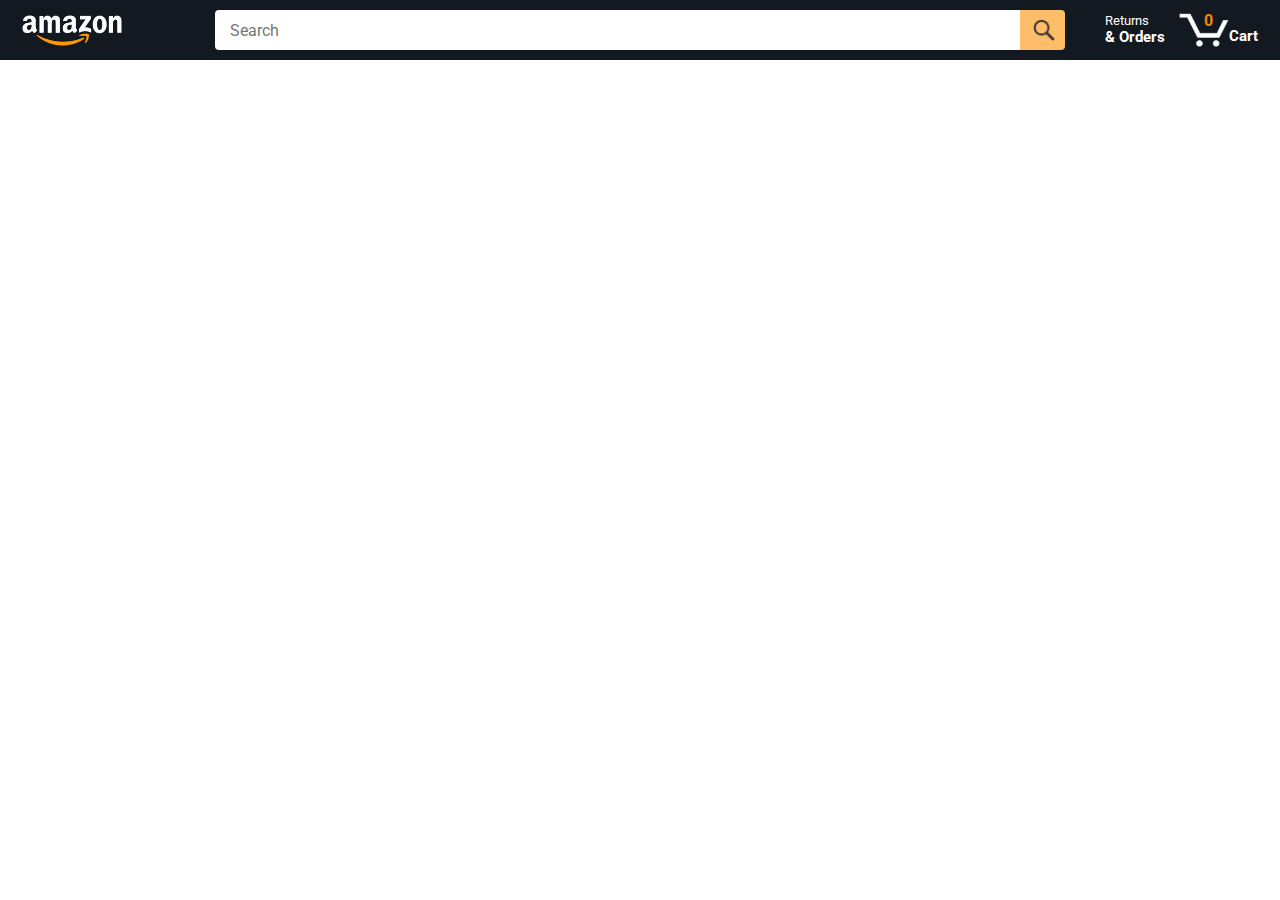
<file: amazon.html>
<!DOCTYPE html>
<html>
  <head>
    <title>Amazon Project</title>

    <!-- This code is needed for responsive design to work.
      (Responsive design = make the website look good on
      smaller screen sizes like a phone or a tablet). -->
    <meta name="viewport" content="width=device-width, initial-scale=1">

    <!-- Load a font called Roboto from Google Fonts. -->
    <link rel="preconnect" href="https://fonts.googleapis.com">
    <link rel="preconnect" href="https://fonts.gstatic.com" crossorigin>
    <link href="https://fonts.googleapis.com/css2?family=Roboto:wght@400;500;700&display=swap" rel="stylesheet">

    <!-- Here are the CSS files for this page. -->
    <link rel="stylesheet" href="styles/shared/general.css">
    <link rel="stylesheet" href="styles/shared/amazon-header.css">
    <link rel="stylesheet" href="styles/pages/amazon.css">
  </head>
  <body>
    <div class="amazon-header">
      <div class="amazon-header-left-section">
        <a href="amazon.html" class="header-link">
          <img class="amazon-logo"
            src="images/amazon-logo-white.png">
          <img class="amazon-mobile-logo"
            src="images/amazon-mobile-logo-white.png">
        </a>
      </div>

      <div class="amazon-header-middle-section">
        <input class="search-bar" type="text" placeholder="Search">

        <button class="search-button">
          <img class="search-icon" src="images/icons/search-icon.png">
        </button>
      </div>

      <div class="amazon-header-right-section">
        <a class="orders-link header-link" href="orders.html">
          <span class="returns-text">Returns</span>
          <span class="orders-text">& Orders</span>
        </a>

        <a class="cart-link header-link" href="checkout.html">
          <img class="cart-icon" src="images/icons/cart-icon.png">
          <div class="cart-quantity js-cart-quantity">0</div>
          <div class="cart-text">Cart</div>
        </a>
      </div>
    </div>
    
    <div class="main">
      <div class="products-grid js-products-grid">
        
      </div>
    </div>

    <script type = "module" src="scripts/amazon.js"></script>
    
  </body>
</html>
</file>
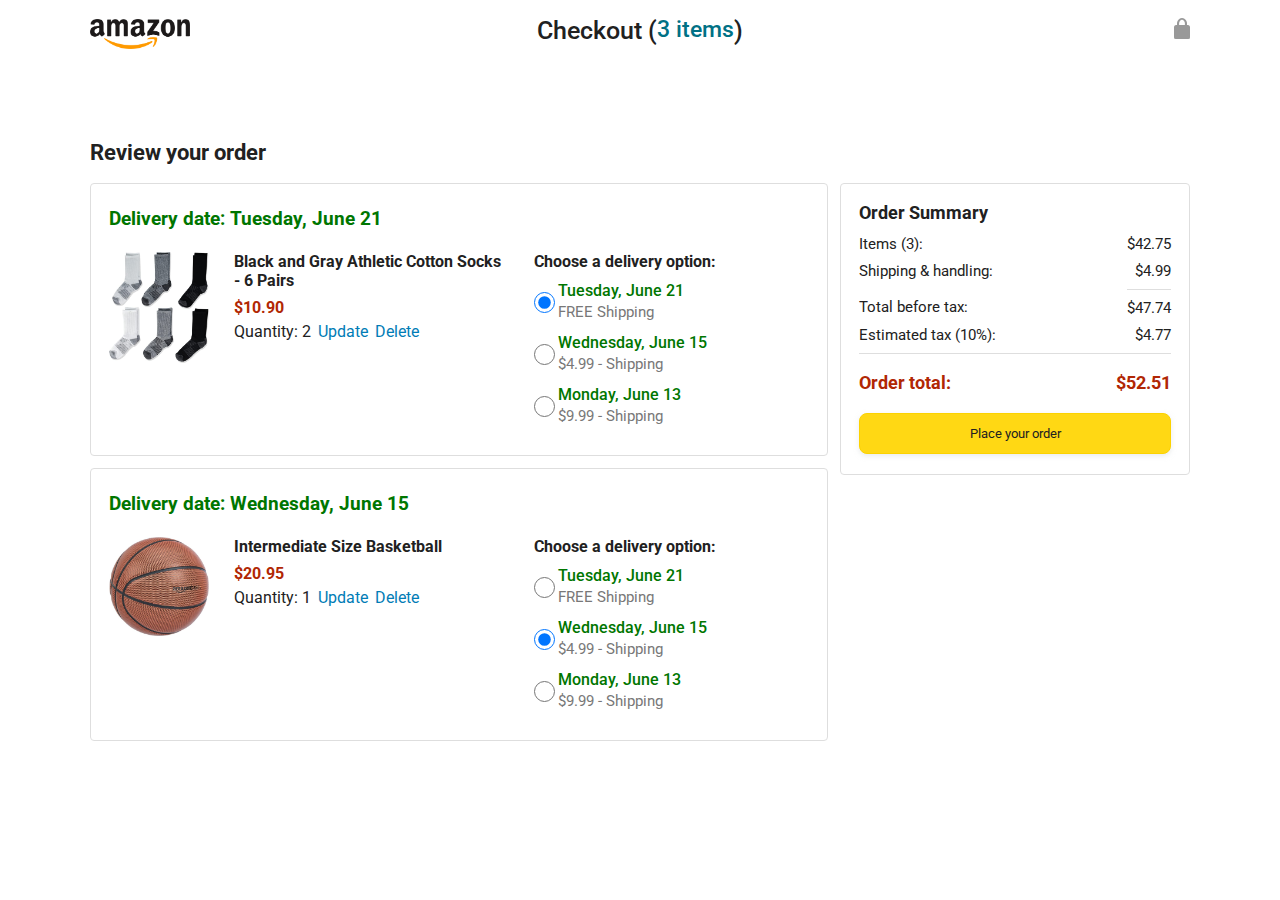
<file: checkout.html>
<!DOCTYPE html>
<html>
  <head>
    <title>Checkout</title>

    <!-- This code is needed for responsive design to work.
      (Responsive design = make the website look good on
      smaller screen sizes like a phone or a tablet). -->
    <meta name="viewport" content="width=device-width, initial-scale=1">

    <!-- Load a font called Roboto from Google Fonts. -->
    <link rel="preconnect" href="https://fonts.googleapis.com">
    <link rel="preconnect" href="https://fonts.gstatic.com" crossorigin>
    <link href="https://fonts.googleapis.com/css2?family=Roboto:wght@400;500;700&display=swap" rel="stylesheet">

    <!-- Here are the CSS files for this page. -->
    <link rel="stylesheet" href="styles/shared/general.css">
    <link rel="stylesheet" href="styles/pages/checkout/checkout-header.css">
    <link rel="stylesheet" href="styles/pages/checkout/checkout.css">
  </head>
  <body>
    <div class="checkout-header">
      <div class="header-content">
        <div class="checkout-header-left-section">
          <a href="amazon.html">
            <img class="amazon-logo" src="images/amazon-logo.png">
            <img class="amazon-mobile-logo" src="images/amazon-mobile-logo.png">
          </a>
        </div>

        <div class="checkout-header-middle-section">
          Checkout (<a class="return-to-home-link"
            href="amazon.html">3 items</a>)
        </div>

        <div class="checkout-header-right-section">
          <img src="images/icons/checkout-lock-icon.png">
        </div>
      </div>
    </div>

    <div class="main">
      <div class="page-title">Review your order</div>

      <div class="checkout-grid">
        <div class="order-summary">
          <div class="cart-item-container">
            <div class="delivery-date">
              Delivery date: Tuesday, June 21
            </div>

            <div class="cart-item-details-grid">
              <img class="product-image"
                src="images/products/athletic-cotton-socks-6-pairs.jpg">

              <div class="cart-item-details">
                <div class="product-name">
                  Black and Gray Athletic Cotton Socks - 6 Pairs
                </div>
                <div class="product-price">
                  $10.90
                </div>
                <div class="product-quantity">
                  <span>
                    Quantity: <span class="quantity-label">2</span>
                  </span>
                  <span class="update-quantity-link link-primary">
                    Update
                  </span>
                  <span class="delete-quantity-link link-primary">
                    Delete
                  </span>
                </div>
              </div>

              <div class="delivery-options">
                <div class="delivery-options-title">
                  Choose a delivery option:
                </div>
                <div class="delivery-option">
                  <input type="radio" checked
                    class="delivery-option-input"
                    name="delivery-option-1">
                  <div>
                    <div class="delivery-option-date">
                      Tuesday, June 21
                    </div>
                    <div class="delivery-option-price">
                      FREE Shipping
                    </div>
                  </div>
                </div>
                <div class="delivery-option">
                  <input type="radio"
                    class="delivery-option-input"
                    name="delivery-option-1">
                  <div>
                    <div class="delivery-option-date">
                      Wednesday, June 15
                    </div>
                    <div class="delivery-option-price">
                      $4.99 - Shipping
                    </div>
                  </div>
                </div>
                <div class="delivery-option">
                  <input type="radio"
                    class="delivery-option-input"
                    name="delivery-option-1">
                  <div>
                    <div class="delivery-option-date">
                      Monday, June 13
                    </div>
                    <div class="delivery-option-price">
                      $9.99 - Shipping
                    </div>
                  </div>
                </div>
              </div>
            </div>
          </div>

          <div class="cart-item-container">
            <div class="delivery-date">
              Delivery date: Wednesday, June 15
            </div>

            <div class="cart-item-details-grid">
              <img class="product-image"
                src="images/products/intermediate-composite-basketball.jpg">

              <div class="cart-item-details">
                <div class="product-name">
                  Intermediate Size Basketball
                </div>
                <div class="product-price">
                  $20.95
                </div>
                <div class="product-quantity">
                  <span>
                    Quantity: <span class="quantity-label">1</span>
                  </span>
                  <span class="update-quantity-link link-primary">
                    Update
                  </span>
                  <span class="delete-quantity-link link-primary">
                    Delete
                  </span>
                </div>
              </div>

              <div class="delivery-options">
                <div class="delivery-options-title">
                  Choose a delivery option:
                </div>

                <div class="delivery-option">
                  <input type="radio" class="delivery-option-input"
                    name="delivery-option-2">
                  <div>
                    <div class="delivery-option-date">
                      Tuesday, June 21
                    </div>
                    <div class="delivery-option-price">
                      FREE Shipping
                    </div>
                  </div>
                </div>
                <div class="delivery-option">
                  <input type="radio" checked class="delivery-option-input"
                    name="delivery-option-2">
                  <div>
                    <div class="delivery-option-date">
                      Wednesday, June 15
                    </div>
                    <div class="delivery-option-price">
                      $4.99 - Shipping
                    </div>
                  </div>
                </div>
                <div class="delivery-option">
                  <input type="radio" class="delivery-option-input"
                    name="delivery-option-2">
                  <div>
                    <div class="delivery-option-date">
                      Monday, June 13
                    </div>
                    <div class="delivery-option-price">
                      $9.99 - Shipping
                    </div>
                  </div>
                </div>
              </div>
            </div>
          </div>
        </div>

        <div class="payment-summary">
          <div class="payment-summary-title">
            Order Summary
          </div>

          <div class="payment-summary-row">
            <div>Items (3):</div>
            <div class="payment-summary-money">$42.75</div>
          </div>

          <div class="payment-summary-row">
            <div>Shipping &amp; handling:</div>
            <div class="payment-summary-money">$4.99</div>
          </div>

          <div class="payment-summary-row subtotal-row">
            <div>Total before tax:</div>
            <div class="payment-summary-money">$47.74</div>
          </div>

          <div class="payment-summary-row">
            <div>Estimated tax (10%):</div>
            <div class="payment-summary-money">$4.77</div>
          </div>

          <div class="payment-summary-row total-row">
            <div>Order total:</div>
            <div class="payment-summary-money">$52.51</div>
          </div>

          <button class="place-order-button button-primary">
            Place your order
          </button>
        </div>
      </div>
    </div>
  </body>
</html>
</file>
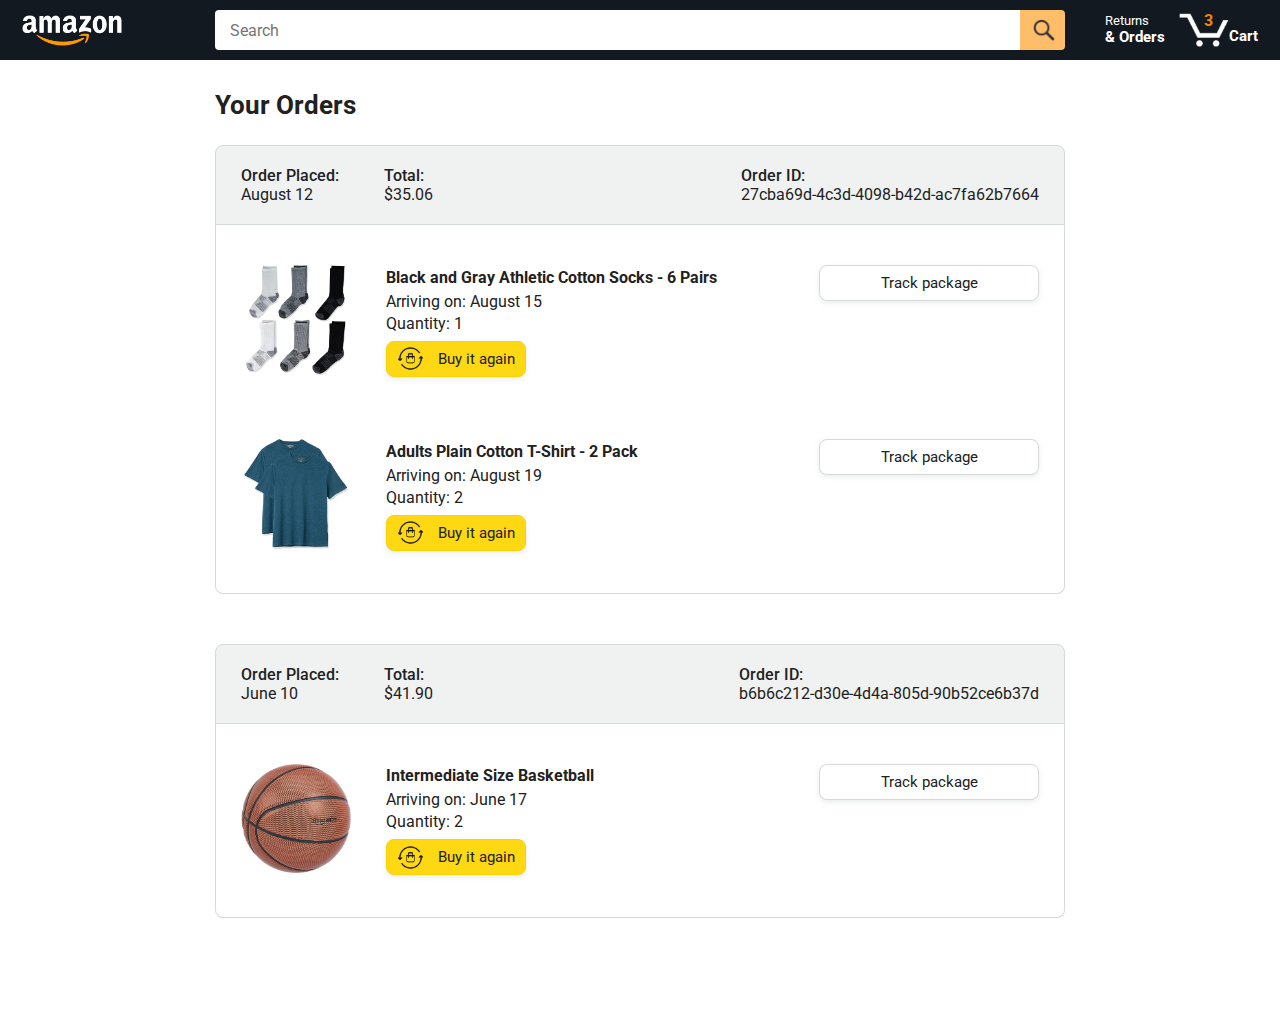
<file: orders.html>
<!DOCTYPE html>
<html>
  <head>
    <title>Orders</title>

    <!-- This code is needed for responsive design to work.
      (Responsive design = make the website look good on
      smaller screen sizes like a phone or a tablet). -->
    <meta name="viewport" content="width=device-width, initial-scale=1">

    <!-- Load a font called Roboto from Google Fonts. -->
    <link rel="preconnect" href="https://fonts.googleapis.com">
    <link rel="preconnect" href="https://fonts.gstatic.com" crossorigin>
    <link href="https://fonts.googleapis.com/css2?family=Roboto:wght@400;500;700&display=swap" rel="stylesheet">

    <!-- Here are the CSS files for this page. -->
    <link rel="stylesheet" href="styles/shared/general.css">
    <link rel="stylesheet" href="styles/shared/amazon-header.css">
    <link rel="stylesheet" href="styles/pages/orders.css">
  </head>
  <body>
    <div class="amazon-header">
      <div class="amazon-header-left-section">
        <a href="amazon.html" class="header-link">
          <img class="amazon-logo"
            src="images/amazon-logo-white.png">
          <img class="amazon-mobile-logo"
            src="images/amazon-mobile-logo-white.png">
        </a>
      </div>

      <div class="amazon-header-middle-section">
        <input class="search-bar" type="text" placeholder="Search">

        <button class="search-button">
          <img class="search-icon" src="images/icons/search-icon.png">
        </button>
      </div>

      <div class="amazon-header-right-section">
        <a class="orders-link header-link" href="orders.html">
          <span class="returns-text">Returns</span>
          <span class="orders-text">& Orders</span>
        </a>

        <a class="cart-link header-link" href="checkout.html">
          <img class="cart-icon" src="images/icons/cart-icon.png">
          <div class="cart-quantity">3</div>
          <div class="cart-text">Cart</div>
        </a>
      </div>
    </div>

    <div class="main">
      <div class="page-title">Your Orders</div>

      <div class="orders-grid">
        <div class="order-container">
          
          <div class="order-header">
            <div class="order-header-left-section">
              <div class="order-date">
                <div class="order-header-label">Order Placed:</div>
                <div>August 12</div>
              </div>
              <div class="order-total">
                <div class="order-header-label">Total:</div>
                <div>$35.06</div>
              </div>
            </div>

            <div class="order-header-right-section">
              <div class="order-header-label">Order ID:</div>
              <div>27cba69d-4c3d-4098-b42d-ac7fa62b7664</div>
            </div>
          </div>

          <div class="order-details-grid">
            <div class="product-image-container">
              <img src="images/products/athletic-cotton-socks-6-pairs.jpg">
            </div>

            <div class="product-details">
              <div class="product-name">
                Black and Gray Athletic Cotton Socks - 6 Pairs
              </div>
              <div class="product-delivery-date">
                Arriving on: August 15
              </div>
              <div class="product-quantity">
                Quantity: 1
              </div>
              <button class="buy-again-button button-primary">
                <img class="buy-again-icon" src="images/icons/buy-again.png">
                <span class="buy-again-message">Buy it again</span>
              </button>
            </div>

            <div class="product-actions">
              <a href="tracking.html?orderId=123&productId=456">
                <button class="track-package-button button-secondary">
                  Track package
                </button>
              </a>
            </div>

            <div class="product-image-container">
              <img src="images/products/adults-plain-cotton-tshirt-2-pack-teal.jpg">
            </div>

            <div class="product-details">
              <div class="product-name">
                Adults Plain Cotton T-Shirt - 2 Pack
              </div>
              <div class="product-delivery-date">
                Arriving on: August 19
              </div>
              <div class="product-quantity">
                Quantity: 2
              </div>
              <button class="buy-again-button button-primary">
                <img class="buy-again-icon" src="images/icons/buy-again.png">
                <span class="buy-again-message">Buy it again</span>
              </button>
            </div>

            <div class="product-actions">
              <a href="tracking.html">
                <button class="track-package-button button-secondary">
                  Track package
                </button>
              </a>
            </div>
          </div>
        </div>

        <div class="order-container">

          <div class="order-header">
            <div class="order-header-left-section">
              <div class="order-date">
                <div class="order-header-label">Order Placed:</div>
                <div>June 10</div>
              </div>
              <div class="order-total">
                <div class="order-header-label">Total:</div>
                <div>$41.90</div>
              </div>
            </div>

            <div class="order-header-right-section">
              <div class="order-header-label">Order ID:</div>
              <div>b6b6c212-d30e-4d4a-805d-90b52ce6b37d</div>
            </div>
          </div>

          <div class="order-details-grid">
            <div class="product-image-container">
              <img src="images/products/intermediate-composite-basketball.jpg">
            </div>

            <div class="product-details">
              <div class="product-name">
                Intermediate Size Basketball
              </div>
              <div class="product-delivery-date">
                Arriving on: June 17
              </div>
              <div class="product-quantity">
                Quantity: 2
              </div>
              <button class="buy-again-button button-primary">
                <img class="buy-again-icon" src="images/icons/buy-again.png">
                <span class="buy-again-message">Buy it again</span>
              </button>
            </div>

            <div class="product-actions">
              <a href="tracking.html">
                <button class="track-package-button button-secondary">
                  Track package
                </button>
              </a>
            </div>
          </div>
        </div>
      </div>
    </div>
  </body>
</html>
</file>
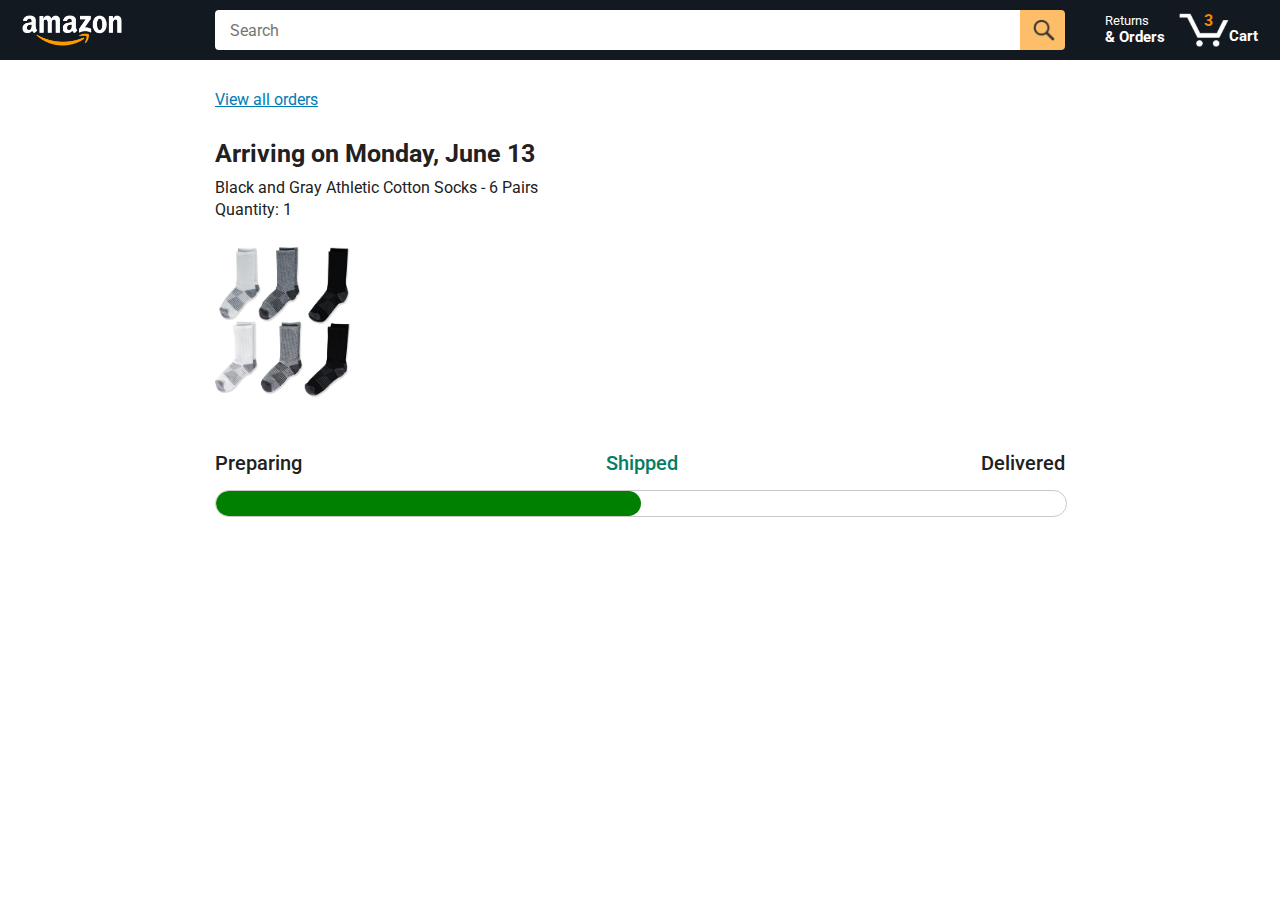
<file: tracking.html>
<!DOCTYPE html>
<html>
  <head>
    <title>Tracking</title>

    <!-- This code is needed for responsive design to work.
      (Responsive design = make the website look good on
      smaller screen sizes like a phone or a tablet). -->
    <meta name="viewport" content="width=device-width, initial-scale=1">

    <!-- Load a font called Roboto from Google Fonts. -->
    <link rel="preconnect" href="https://fonts.googleapis.com">
    <link rel="preconnect" href="https://fonts.gstatic.com" crossorigin>
    <link href="https://fonts.googleapis.com/css2?family=Roboto:wght@400;500;700&display=swap" rel="stylesheet">

    <!-- Here are the CSS files for this page. -->
    <link rel="stylesheet" href="styles/shared/general.css">
    <link rel="stylesheet" href="styles/shared/amazon-header.css">
    <link rel="stylesheet" href="styles/pages/tracking.css">
  </head>
  <body>
    <div class="amazon-header">
      <div class="amazon-header-left-section">
        <a href="amazon.html" class="header-link">
          <img class="amazon-logo"
            src="images/amazon-logo-white.png">
          <img class="amazon-mobile-logo"
            src="images/amazon-mobile-logo-white.png">
        </a>
      </div>

      <div class="amazon-header-middle-section">
        <input class="search-bar" type="text" placeholder="Search">

        <button class="search-button">
          <img class="search-icon" src="images/icons/search-icon.png">
        </button>
      </div>

      <div class="amazon-header-right-section">
        <a class="orders-link header-link" href="orders.html">
          <span class="returns-text">Returns</span>
          <span class="orders-text">& Orders</span>
        </a>

        <a class="cart-link header-link" href="checkout.html">
          <img class="cart-icon" src="images/icons/cart-icon.png">
          <div class="cart-quantity">3</div>
          <div class="cart-text">Cart</div>
        </a>
      </div>
    </div>

    <div class="main">
      <div class="order-tracking">
        <a class="back-to-orders-link link-primary" href="orders.html">
          View all orders
        </a>

        <div class="delivery-date">
          Arriving on Monday, June 13
        </div>

        <div class="product-info">
          Black and Gray Athletic Cotton Socks - 6 Pairs
        </div>

        <div class="product-info">
          Quantity: 1
        </div>

        <img class="product-image" src="images/products/athletic-cotton-socks-6-pairs.jpg">

        <div class="progress-labels-container">
          <div class="progress-label">
            Preparing
          </div>
          <div class="progress-label current-status">
            Shipped
          </div>
          <div class="progress-label">
            Delivered
          </div>
        </div>

        <div class="progress-bar-container">
          <div class="progress-bar"></div>
        </div>
      </div>
    </div>

    <script>
      const url = new URL(window.location.href);
      console.log(url.searchParams.get('orderId'));
      console.log(url.searchParams.get('productId'));
    </script>
  </body>
</html>
</file>
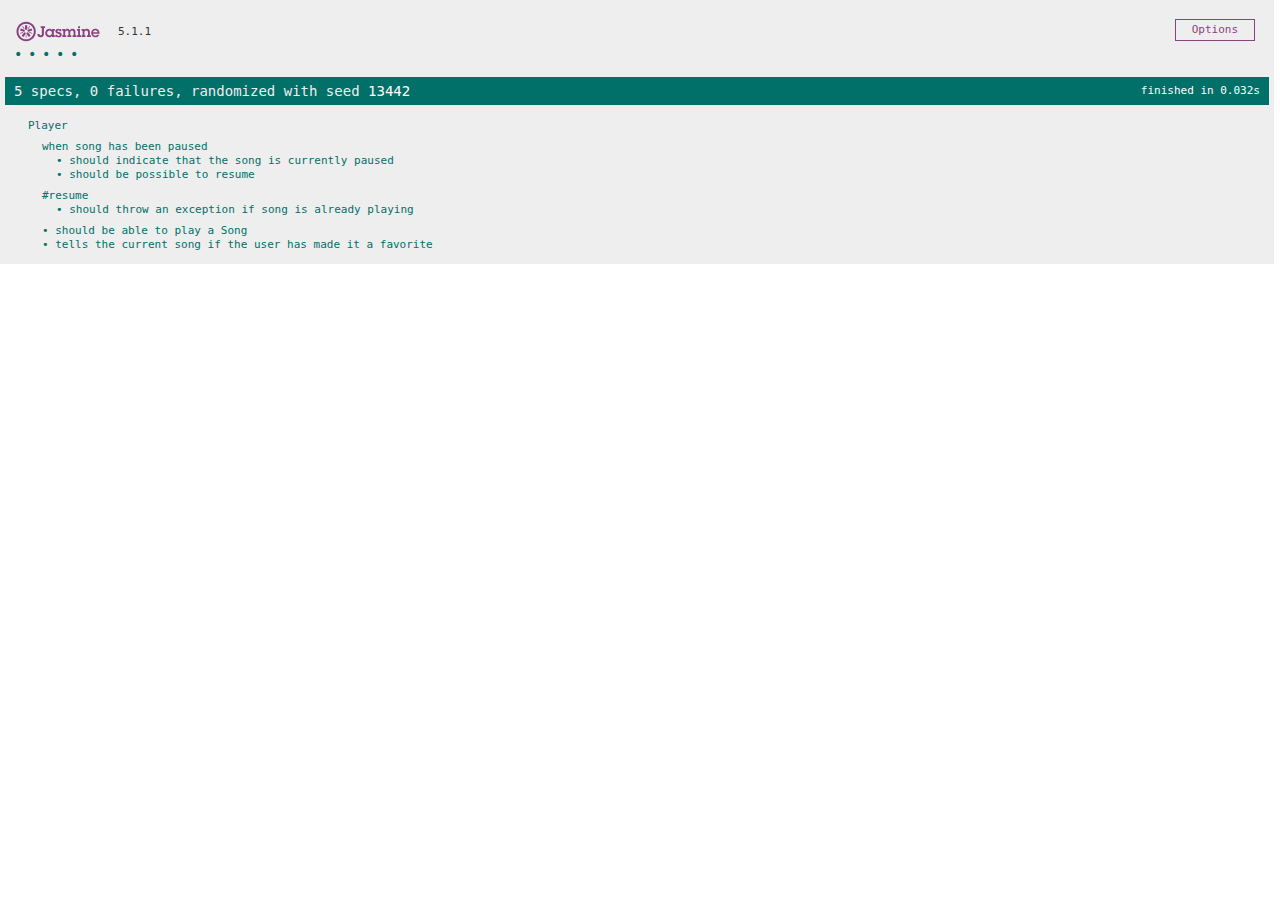
<file: tests-jasmine/SpecRunner.html>
<!DOCTYPE html>
<html>
<head>
  <meta charset="utf-8">
  <title>Jasmine Spec Runner v5.1.1</title>

  <link rel="shortcut icon" type="image/png" href="lib/jasmine-5.1.1/jasmine_favicon.png">
  <link rel="stylesheet" href="lib/jasmine-5.1.1/jasmine.css">

  <script src="lib/jasmine-5.1.1/jasmine.js"></script>
  <script src="lib/jasmine-5.1.1/jasmine-html.js"></script>
  <script src="lib/jasmine-5.1.1/boot0.js"></script>
  <!-- optional: include a file here that configures the Jasmine env -->
  <script src="lib/jasmine-5.1.1/boot1.js"></script>

  <!-- include source files here... -->
  <script src="src/Player.js"></script>
  <script src="src/Song.js"></script>

  <!-- include spec files here... -->
  <script src="spec/SpecHelper.js"></script>
  <script src="spec/PlayerSpec.js"></script>

</head>

<body>
</body>
</html>
</file>
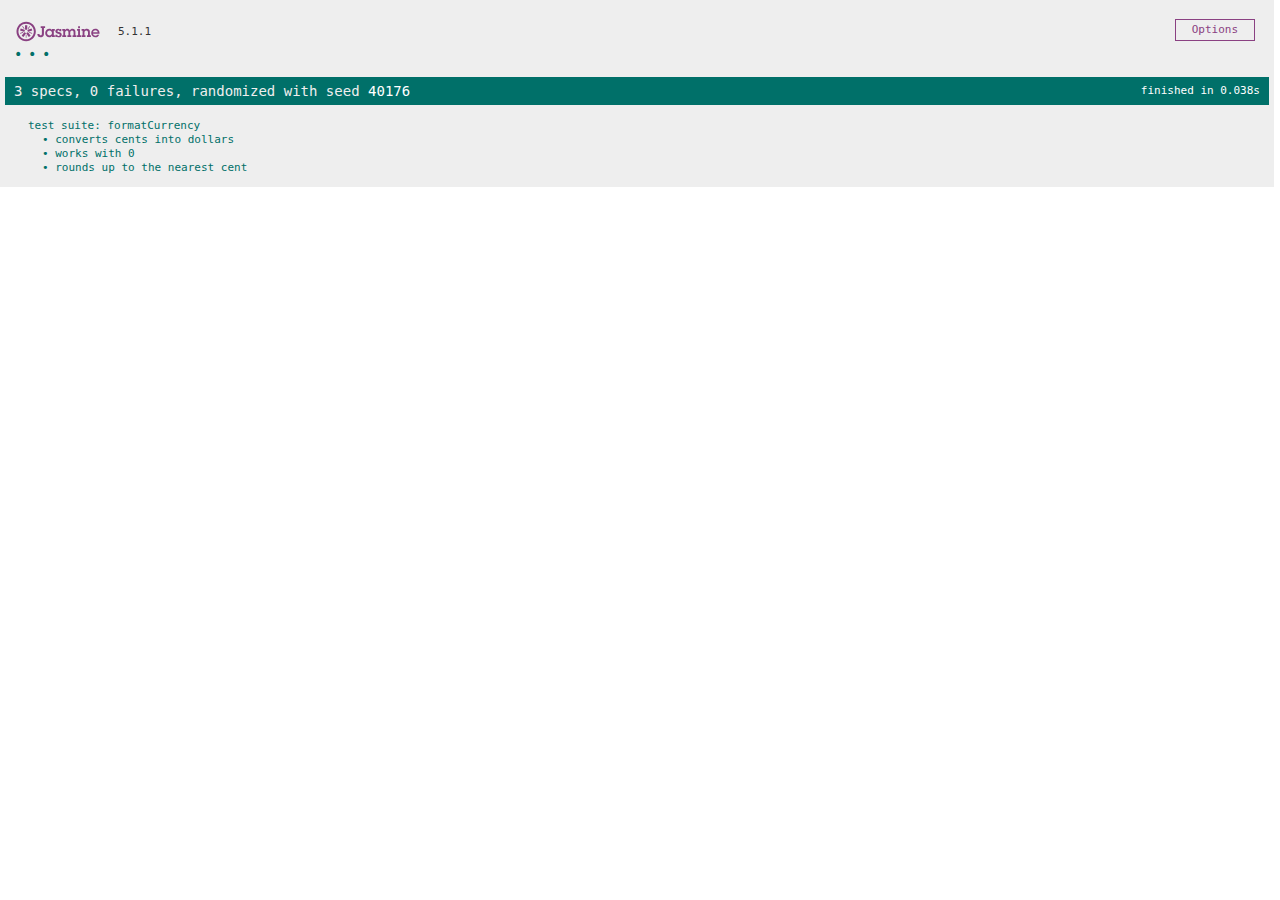
<file: tests-jasmine/tests.html>
<!DOCTYPE html>
<html>
<head>
  <meta charset="utf-8">
  <title>Jasmine Spec Runner v5.1.1</title>

  <link rel="shortcut icon" type="image/png" href="lib/jasmine-5.1.1/jasmine_favicon.png">
  <link rel="stylesheet" href="lib/jasmine-5.1.1/jasmine.css">

  <script src="lib/jasmine-5.1.1/jasmine.js"></script>
  <script src="lib/jasmine-5.1.1/jasmine-html.js"></script>
  <script src="lib/jasmine-5.1.1/boot0.js"></script>
  <!-- optional: include a file here that configures the Jasmine env -->
  <script src="lib/jasmine-5.1.1/boot1.js"></script>

  <script src="moneyTest.js" type="module"></script>

</head>

<body>
</body>
</html>
</file>
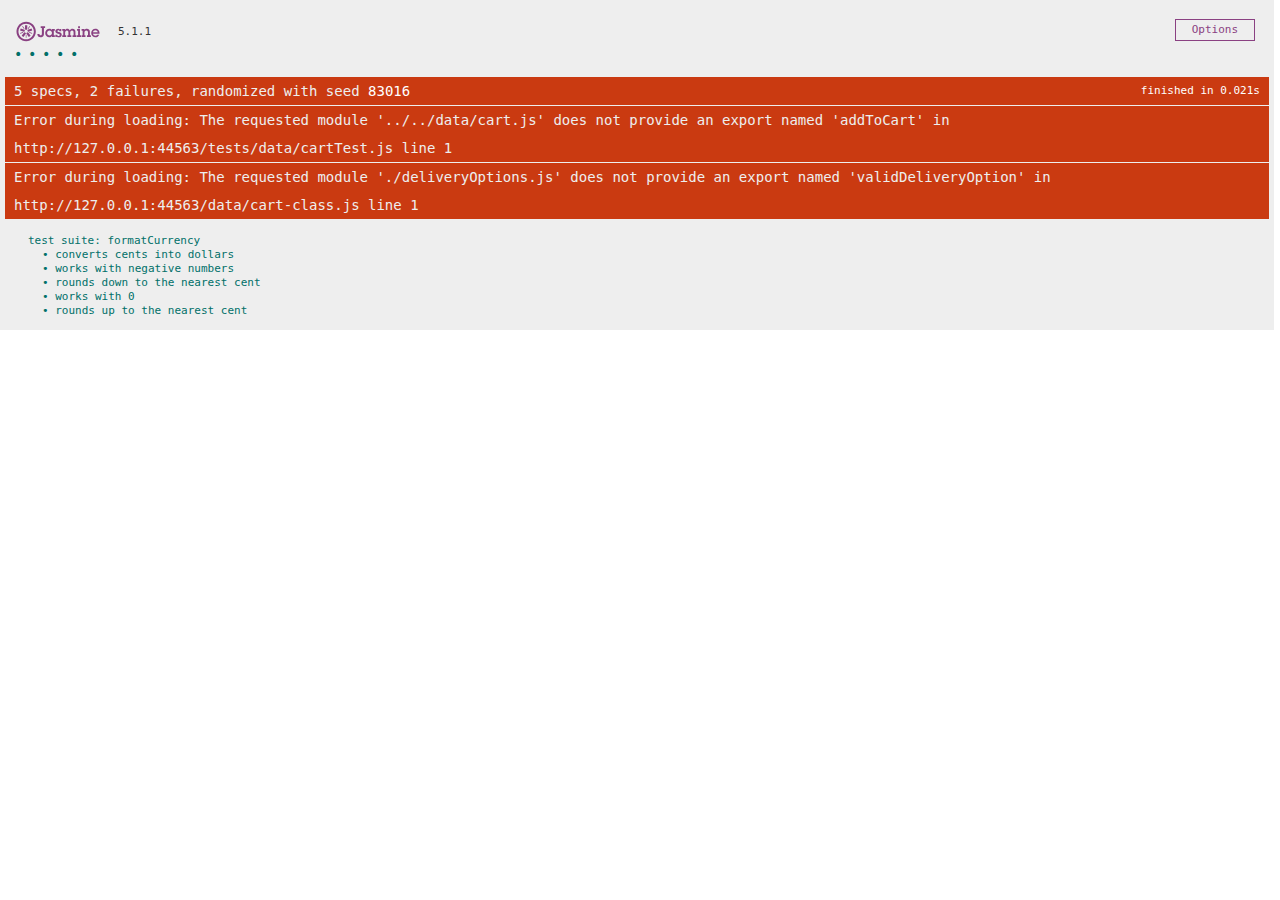
<file: tests/tests.html>
<!DOCTYPE html>
<html>
<head>
  <meta charset="utf-8">
  <title>Jasmine Spec Runner v5.1.1</title>

  <link rel="shortcut icon" type="image/png" href="lib/jasmine-5.1.1/jasmine_favicon.png">
  <link rel="stylesheet" href="lib/jasmine-5.1.1/jasmine.css">

  <script src="lib/jasmine-5.1.1/jasmine.js"></script>
  <script src="lib/jasmine-5.1.1/jasmine-html.js"></script>
  <script src="lib/jasmine-5.1.1/boot0.js"></script>
  <!-- optional: include a file here that configures the Jasmine env -->
  <script src="lib/jasmine-5.1.1/boot1.js"></script>

  <script src="utils/moneyTest.js" type="module"></script>
  <script src="data/cartTest.js" type="module"></script>
  <script src="checkout/orderSummaryTest.js" type="module"></script>

</head>

<body>
  <div class="js-test-container"></div>
</body>
</html>
</file>
<file: styles/shared/general.css>
body {
  font-family: Roboto, Arial;
  color: rgb(33, 33, 33);
  /* The <body> element has a default margin of 8px
     on all sides. This removes the default margins. */
  margin: 0;
}

/* <p> elements have a default margin on the top
   and bottom. This removes the default margins. */
p {
  margin: 0;
}

button {
  cursor: pointer;
}

select {
  cursor: pointer;
}

input, select, button {
  font-family: Roboto, Arial;
}

.button-primary {
  color: rgb(33, 33, 33);
  background-color: rgb(255, 216, 20);
  border: 1px solid rgb(252, 210, 0);
  border-radius: 8px;
  cursor: pointer;
  box-shadow: 0 2px 5px rgba(213, 217, 217, 0.5);
}

.button-primary:hover {
  background-color: rgb(247, 202, 0);
  border: 1px solid rgb(242, 194, 0);
}

.button-primary:active {
  background: rgb(255, 216, 20);
  border-color: rgb(252, 210, 0);
  box-shadow: none;
}

.button-secondary {
  color: rgb(33, 33, 33);
  background: white;
  border: 1px solid rgb(213, 217, 217);
  border-radius: 8px;
  cursor: pointer;
  box-shadow: 0 2px 5px rgba(213, 217, 217, 0.5);
}

.button-secondary:hover {
  background-color: rgb(247, 250, 250);
}

.button-secondary:active {
  background-color: rgb(237, 253, 255);
  box-shadow: none;
}

/* These styles will limit text to 2 lines. Anything
   beyond 2 lines will be replaced with "..."
   You can find this code by using an A.I. tool or by
   searching in Google.
   https://css-tricks.com/almanac/properties/l/line-clamp/ */
.limit-text-to-2-lines {
  display: -webkit-box;
  -webkit-line-clamp: 2;
  -webkit-box-orient: vertical;
  overflow: hidden;
}

.link-primary {
  color: rgb(1, 124, 182);
  cursor: pointer;
}

.link-primary:hover {
  color: rgb(196, 80, 0);
}

/* Styles for dropdown selectors. */
select {
  color: rgb(33, 33, 33);
  background-color: rgb(240, 240, 240);
  border: 1px solid rgb(213, 217, 217);
  border-radius: 8px;
  padding: 3px 5px;
  font-size: 15px;
  cursor: pointer;
  box-shadow: 0 2px 5px rgba(213, 217, 217, 0.5);
}

select:focus,
input:focus {
  outline: 2px solid rgb(255, 153, 0);
}
</file>
<file: styles/shared/amazon-header.css>
.amazon-header {
  background-color: rgb(19, 25, 33);
  color: white;
  padding-left: 15px;
  padding-right: 15px;

  display: flex;
  align-items: center;
  justify-content: space-between;

  position: fixed;
  top: 0;
  left: 0;
  right: 0;
  height: 60px;
}

.amazon-header-left-section {
  width: 180px;
}

@media (max-width: 800px) {
  .amazon-header-left-section {
    width: unset;
  }
}

.header-link {
  display: inline-block;
  padding: 6px;
  border-radius: 2px;
  cursor: pointer;
  text-decoration: none;
  border: 1px solid rgba(0, 0, 0, 0);
}

.header-link:hover {
  border: 1px solid white;
}

.amazon-logo {
  width: 100px;
  margin-top: 5px;
}

.amazon-mobile-logo {
  display: none;
}

@media (max-width: 575px) {
  .amazon-logo {
    display: none;
  }

  .amazon-mobile-logo {
    display: block;
    height: 35px;
    margin-top: 5px;
  }
}

.amazon-header-middle-section {
  flex: 1;
  max-width: 850px;
  margin-left: 10px;
  margin-right: 10px;
  display: flex;
}

.search-bar {
  flex: 1;
  width: 0;
  font-size: 16px;
  height: 38px;
  padding-left: 15px;
  border: none;
  border-top-left-radius: 4px;
  border-bottom-left-radius: 4px;
  border-top-right-radius: 0;
  border-bottom-right-radius: 0;
}

.search-button {
  background-color: rgb(254, 189, 105);
  border: none;
  width: 45px;
  height: 40px;
  border-top-right-radius: 4px;
  border-bottom-right-radius: 4px;
  flex-shrink: 0;
}

.search-icon {
  height: 22px;
  margin-left: 2px;
  margin-top: 3px;
}

.amazon-header-right-section {
  width: 180px;
  flex-shrink: 0;
  display: flex;
  justify-content: end;
}

.orders-link {
  color: white;
}

.returns-text {
  display: block;
  font-size: 13px;
}

.orders-text {
  display: block;
  font-size: 15px;
  font-weight: 700;
}

.cart-link {
  color: white;
  display: flex;
  align-items: center;
  position: relative;
}

.cart-icon {
  width: 50px;
}

.cart-text {
  margin-top: 12px;
  font-size: 15px;
  font-weight: 700;
}

.cart-quantity {
  color: rgb(240, 136, 4);
  font-size: 16px;
  font-weight: 700;

  position: absolute;
  top: 4px;
  left: 22px;
  
  width: 26px;
  text-align: center;
}
</file>
<file: styles/pages/amazon.css>
.main {
  margin-top: 60px;
}

.products-grid {
  display: grid;

  /* - In CSS Grid, 1fr means a column will take up the
       remaining space in the grid.
     - If we write 1fr 1fr ... 1fr; 8 times, this will
       divide the grid into 8 columns, each taking up an
       equal amount of the space.
     - repeat(8, 1fr); is a shortcut for repeating "1fr"
       8 times (instead of typing out "1fr" 8 times).
       repeat(...) is a special property that works with
       display: grid; */
  grid-template-columns: repeat(8, 1fr);
}

/* @media is used to create responsive design (making the
   website look good on any screen size). This @media
   means when the screen width is 2000px or less, we
   will divide the grid into 7 columns instead of 8. */
@media (max-width: 2000px) {
  .products-grid {
    grid-template-columns: repeat(7, 1fr);
  }
}

/* This @media means when the screen width is 1600px or
   less, we will divide the grid into 6 columns. */
@media (max-width: 1600px) {
  .products-grid {
    grid-template-columns: repeat(6, 1fr);
  }
}

@media (max-width: 1300px) {
  .products-grid {
    grid-template-columns: repeat(5, 1fr);
  }
}

@media (max-width: 1000px) {
  .products-grid {
    grid-template-columns: repeat(4, 1fr);
  }
}

@media (max-width: 800px) {
  .products-grid {
    grid-template-columns: repeat(3, 1fr);
  }
}

@media (max-width: 575px) {
  .products-grid {
    grid-template-columns: repeat(2, 1fr);
  }
}

@media (max-width: 450px) {
  .products-grid {
    grid-template-columns: 1fr;
  }
}

.product-container {
  padding-top: 40px;
  padding-bottom: 25px;
  padding-left: 25px;
  padding-right: 25px;

  border-right: 1px solid rgb(231, 231, 231);
  border-bottom: 1px solid rgb(231, 231, 231);

  display: flex;
  flex-direction: column;
}

.product-image-container {
  display: flex;
  justify-content: center;
  align-items: center;

  height: 180px;
  margin-bottom: 20px;
}

.product-image {
  /* Images will overflow their container by default. To
    prevent this, we set max-width and max-height to 100%
    so they stay inside their container. */
  max-width: 100%;
  max-height: 100%;
}

.product-name {
  height: 40px;
  margin-bottom: 5px;
}

.product-rating-container {
  display: flex;
  align-items: center;
  margin-bottom: 10px;
}

.product-rating-stars {
  width: 100px;
  margin-right: 6px;
}

.product-rating-count {
  color: rgb(1, 124, 182);
  cursor: pointer;
  margin-top: 3px;
}

.product-price {
  font-weight: 700;
  margin-bottom: 10px;
}

.product-quantity-container {
  margin-bottom: 17px;
}

.product-spacer {
  flex: 1;
}

.added-to-cart {
  color: rgb(6, 125, 98);
  font-size: 16px;

  display: flex;
  align-items: center;
  margin-bottom: 8px;

  /* At first, the "Added to cart" message will
     be invisible. Use JavaScript to change the
     opacity and make it visible. */
  opacity: 0;
}

.added-to-cart img {
  height: 20px;
  margin-right: 5px;
}

.add-to-cart-button {
  width: 100%;
  padding: 8px;
  border-radius: 50px;
}
</file>
<file: styles/pages/checkout/checkout-header.css>
.checkout-header {
  height: 60px;
  padding-left: 30px;
  padding-right: 30px;
  background-color: white;

  display: flex;
  justify-content: center;

  position: fixed;
  top: 0;
  left: 0;
  right: 0;
  z-index: 1000;
}

.header-content {
  width: 100%;
  max-width: 1100px;

  display: flex;
  align-items: center;
}

.checkout-header-left-section {
  width: 150px;
}

.amazon-logo {
  width: 100px;
  margin-top: 12px;
}

.amazon-mobile-logo {
  display: none;
}

/* @media is used to create responsive design (making the
   website look good on any screen size). This @media
   means when the screen width is 575px or less, different
   styles (inside the {...}) will be applied. */
@media (max-width: 575px) {
  .checkout-header-left-section {
    width: auto;
  }

  .amazon-logo {
    display: none;
  }

  .amazon-mobile-logo {
    display: inline-block;
    height: 35px;
    margin-top: 5px;
  }
}

.checkout-header-middle-section {
  flex: 1;
  flex-shrink: 0;
  text-align: center;

  font-size: 25px;
  font-weight: 500;

  display: flex;
  justify-content: center;
}

.return-to-home-link {
  color: rgb(0, 113, 133);
  font-size: 23px;
  text-decoration: none;
  cursor: pointer;
}

@media (max-width: 1000px) {
  .checkout-header-middle-section {
    font-size: 20px;
    margin-right: 60px;
  }

  .return-to-home-link {
    font-size: 18px;
  }
}

@media (max-width: 575px) {
  .checkout-header-middle-section {
    margin-right: 5px;
  }
}

.checkout-header-right-section {
  text-align: right;
  width: 150px;
}

@media (max-width: 1000px) {
  .checkout-header-right-section {
    width: auto;
  }
}
</file>
<file: styles/pages/checkout/checkout.css>
.main {
  max-width: 1100px;
  padding-left: 30px;
  padding-right: 30px;

  margin-top: 140px;
  margin-bottom: 100px;

  /* margin-left: auto;
     margin-right auto;
     Is a trick for centering an element horizontally
     without needing a container. */
  margin-left: auto;
  margin-right: auto;
}

.page-title {
  font-weight: 700;
  font-size: 22px;
  margin-bottom: 18px;
}

.checkout-grid {
  display: grid;
  /* Here, 1fr means the first column will take
     up the remaining space in the grid. */
  grid-template-columns: 1fr 350px;
  column-gap: 12px;

  /* Use align-items: start; to prevent the elements
     in the grid from stretching vertically. */
  align-items: start;
}

@media (max-width: 1000px) {
  .main {
    max-width: 500px;
  }

  .checkout-grid {
    grid-template-columns: 1fr;
  }
}

.cart-item-container,
.payment-summary {
  border: 1px solid rgb(222, 222, 222);
  border-radius: 4px;
  padding: 18px;
}

.cart-item-container {
  margin-bottom: 12px;
}

.payment-summary {
  padding-bottom: 5px;
}

@media (max-width: 1000px) {
  .payment-summary {
    /* grid-row: 1 means this element will be placed into row
      1 in the grid. (Normally, the row that an element is
      placed in is determined by the order of the elements in
      the HTML. grid-row overrides this default ordering). */
    grid-row: 1;
    margin-bottom: 12px;
  }
}

.delivery-date {
  color: rgb(0, 118, 0);
  font-weight: 700;
  font-size: 19px;
  margin-top: 5px;
  margin-bottom: 22px;
}

.cart-item-details-grid {
  display: grid;
  /* 100px 1fr 1fr; means the 2nd and 3rd column will
     take up half the remaining space in the grid
     (they will divide up the remaining space evenly). */
  grid-template-columns: 100px 1fr 1fr;
  column-gap: 25px;
}

@media (max-width: 1000px) {
  .cart-item-details-grid {
    grid-template-columns: 100px 1fr;
    row-gap: 30px;
  }
}

.product-image {
  max-width: 100%;
  max-height: 120px;

  /* margin-left: auto;
     margin-right auto;
     Is a trick for centering an element horizontally
     without needing a container. */
  margin-left: auto;
  margin-right: auto;
}

.product-name {
  font-weight: 700;
  margin-bottom: 8px;
}

.product-price {
  color: rgb(177, 39, 4);
  font-weight: 700;
  margin-bottom: 5px;
}

.product-quantity .link-primary {
  margin-left: 3px;
}

@media (max-width: 1000px) {
  .delivery-options {
    /* grid-column: 1 means this element will be placed
       in column 1 in the grid. (Normally, the column that
       an element is placed in is determined by the order
       of the elements in the HTML. grid-column overrides
       this default ordering).
       
       / span 2 means this element will take up 2 columns
       in the grid (Normally, each element takes up 1
       column in the grid). */
    grid-column: 1 / span 2;
  }
}

.delivery-options-title {
  font-weight: 700;
  margin-bottom: 10px;
}

.delivery-option {
  display: grid;
  grid-template-columns: 24px 1fr;
  margin-bottom: 12px;
  cursor: pointer;
}

.delivery-option-input {
  margin-left: 0px;
  cursor: pointer;
}

.delivery-option-date {
  color: rgb(0, 118, 0);
  font-weight: 500;
  margin-bottom: 3px;
}

.delivery-option-price {
  color: rgb(120, 120, 120);
  font-size: 15px;
}

.payment-summary-title {
  font-weight: 700;
  font-size: 18px;
  margin-bottom: 12px;
}

.payment-summary-row {
  display: grid;
  /* 1fr auto; means the width of the 2nd column will be
     determined by the elements inside the column (auto).
     The 1st column will take up the remaining space. */
  grid-template-columns: 1fr auto;

  font-size: 15px;
  margin-bottom: 9px;
}

.payment-summary-money {
  text-align: right;
}

.subtotal-row .payment-summary-money {
  border-top: 1px solid rgb(222, 222, 222);
}

.subtotal-row div {
  padding-top: 9px;
}

.total-row {
  color: rgb(177, 39, 4);
  font-weight: 700;
  font-size: 18px;

  border-top: 1px solid rgb(222, 222, 222);
  padding-top: 18px;
}

.place-order-button {
  width: 100%;
  padding-top: 12px;
  padding-bottom: 12px;
  border-radius: 8px;

  margin-top: 11px;
  margin-bottom: 15px;
}
</file>
<file: styles/pages/orders.css>
.main {
  max-width: 850px;
  margin-top: 90px;
  margin-bottom: 100px;
  padding-left: 20px;
  padding-right: 20px;

  /* margin-left: auto;
     margin-right auto;
     Is a trick for centering an element horizontally
     without needing a container. */
  margin-left: auto;
  margin-right: auto;
}

.page-title {
  font-weight: 700;
  font-size: 26px;
  margin-bottom: 25px;
}

.orders-grid {
  display: grid;
  grid-template-columns: 1fr;
  row-gap: 50px;
}

.order-header {
  background-color: rgb(240, 242, 242);
  border: 1px solid rgb(213, 217, 217);

  display: flex;
  align-items: center;
  justify-content: space-between;

  padding: 20px 25px;
  border-top-left-radius: 8px;
  border-top-right-radius: 8px;
}

.order-header-left-section {
  display: flex;
  flex-shrink: 0;
}

.order-header-label {
  font-weight: 500;
}

.order-date,
.order-total {
  margin-right: 45px;
}

.order-header-right-section {
  flex-shrink: 1;
}

@media (max-width: 575px) {
  .order-header {
    flex-direction: column;
    align-items: start;
    line-height: 23px;
    padding: 15px;
  }

  .order-header-left-section {
    flex-direction: column;
  }

  .order-header-label {
    margin-right: 5px;
  }

  .order-date,
  .order-total {
    display: grid;
    grid-template-columns: auto 1fr;
    margin-right: 0;
  }

  .order-header-right-section {
    display: grid;
    grid-template-columns: auto 1fr;
  }
}

.order-details-grid {
  padding: 40px 25px;
  border: 1px solid rgb(213, 217, 217);
  border-top: none;
  border-bottom-left-radius: 8px;
  border-bottom-right-radius: 8px;

  display: grid;
  grid-template-columns: 110px 1fr 220px;
  column-gap: 35px;
  row-gap: 60px;
  align-items: center;
}

@media (max-width: 800px) {
  .order-details-grid {
    grid-template-columns: 110px 1fr;
    row-gap: 0;
    padding-bottom: 8px;
  }
}

@media (max-width: 450px) {
  .order-details-grid {
    grid-template-columns: 1fr;
  }
}

.product-image-container {
  text-align: center;
}

.product-image-container img {
  max-width: 110px;
  max-height: 110px;
}

.product-name {
  font-weight: 700;
  margin-bottom: 5px;
}

.product-delivery-date {
  margin-bottom: 3px;
}

.product-quantity {
  margin-bottom: 8px;
}

.buy-again-button {
  font-size: 15px;
  width: 140px;
  height: 36px;
  border-radius: 8px;

  display: flex;
  align-items: center;
  justify-content: center;
}

.buy-again-icon {
  width: 25px;
  margin-right: 15px;
}

.product-actions {
  align-self: start;
}

.track-package-button {
  width: 100%;
  font-size: 15px;
  padding: 8px;
}

@media (max-width: 800px) {
  .buy-again-button {
    margin-bottom: 10px;
  }

  .product-actions {
    /* grid-column: 2 means this element will be placed
       in column 2 in the grid. (Normally, the column that
       an element is placed in is determined by the order
       of the elements in the HTML. grid-column overrides
       this default ordering). */
    grid-column: 2;
    margin-bottom: 30px;
  }

  .track-package-button {
    width: 140px;
  }
}

@media (max-width: 450px) {
  .product-image-container {
    text-align: center;
    margin-bottom: 25px;
  }

  .product-image-container img {
    max-width: 150px;
    max-height: 150px;
  }

  .product-name {
    margin-bottom: 10px;
  }

  .product-quantity {
    margin-bottom: 15px;
  }

  .buy-again-button {
    width: 100%;
    margin-bottom: 15px;
  }

  .product-actions {
    /* grid-column: auto; undos grid-column: 2; from above.
       This element will now be placed in its normal column
       in the grid. */
    grid-column: auto;
    margin-bottom: 70px;
  }

  .track-package-button {
    width: 100%;
    padding: 12px;
  }
}
</file>
<file: styles/pages/tracking.css>
.main {
  max-width: 850px;
  margin-top: 90px;
  margin-bottom: 100px;
  padding-left: 30px;
  padding-right: 30px;

  /* margin-left: auto;
     margin-right auto;
     Is a trick for centering an element horizontally
     without needing a container. */
  margin-left: auto;
  margin-right: auto;
}

.back-to-orders-link {
  display: inline-block;
  margin-bottom: 30px;
}

.delivery-date {
  font-size: 25px;
  font-weight: 700;
  margin-bottom: 10px;
}

.product-info {
  margin-bottom: 3px;
}

.product-image {
  max-width: 150px;
  max-height: 150px;
  margin-top: 25px;
  margin-bottom: 50px;
}

.progress-labels-container {
  display: flex;
  justify-content: space-between;
  font-size: 20px;
  font-weight: 500;
  margin-bottom: 15px;
}

.current-status {
  color: rgb(6, 125, 98);
}

@media (max-width: 575px) {
  .progress-labels-container {
    font-size: 16px;
  }
}

@media (max-width: 450px) {
  .progress-labels-container {
    flex-direction: column;
    margin-bottom: 5px;
  }

  .progress-label {
    margin-bottom: 3px;
  }
}

.progress-bar-container {
  height: 25px;
  width: 100%;

  border: 1px solid rgb(200, 200, 200);
  border-radius: 50px;
  overflow: hidden;
}

.progress-bar {
  height: 100%;
  background-color: green;
  border-radius: 50px;
  width: 50%;
}
</file>
<file: tests-jasmine/lib/jasmine-5.1.1/jasmine.css>
@charset "UTF-8";
body {
  overflow-y: scroll;
}

.jasmine_html-reporter {
  width: 100%;
  background-color: #eee;
  padding: 5px;
  margin: -8px;
  font-size: 11px;
  font-family: Monaco, "Lucida Console", monospace;
  line-height: 14px;
  color: #333;
}
.jasmine_html-reporter a {
  text-decoration: none;
}
.jasmine_html-reporter a:hover {
  text-decoration: underline;
}
.jasmine_html-reporter p, .jasmine_html-reporter h1, .jasmine_html-reporter h2, .jasmine_html-reporter h3, .jasmine_html-reporter h4, .jasmine_html-reporter h5, .jasmine_html-reporter h6 {
  margin: 0;
  line-height: 14px;
}
.jasmine_html-reporter .jasmine-banner,
.jasmine_html-reporter .jasmine-symbol-summary,
.jasmine_html-reporter .jasmine-summary,
.jasmine_html-reporter .jasmine-result-message,
.jasmine_html-reporter .jasmine-spec .jasmine-description,
.jasmine_html-reporter .jasmine-spec-detail .jasmine-description,
.jasmine_html-reporter .jasmine-alert .jasmine-bar,
.jasmine_html-reporter .jasmine-stack-trace {
  padding-left: 9px;
  padding-right: 9px;
}
.jasmine_html-reporter .jasmine-banner {
  position: relative;
}
.jasmine_html-reporter .jasmine-banner .jasmine-title {
  background: url("[data-uri]") no-repeat;
  background: url("[data-uri]") no-repeat, none;
  background-size: 100%;
  display: block;
  float: left;
  width: 90px;
  height: 25px;
}
.jasmine_html-reporter .jasmine-banner .jasmine-version {
  margin-left: 14px;
  position: relative;
  top: 6px;
}
.jasmine_html-reporter #jasmine_content {
  position: fixed;
  right: 100%;
}
.jasmine_html-reporter .jasmine-banner {
  margin-top: 14px;
}
.jasmine_html-reporter .jasmine-duration {
  color: #fff;
  float: right;
  line-height: 28px;
  padding-right: 9px;
}
.jasmine_html-reporter .jasmine-symbol-summary {
  overflow: hidden;
  margin: 14px 0;
}
.jasmine_html-reporter .jasmine-symbol-summary li {
  display: inline-block;
  height: 10px;
  width: 14px;
  font-size: 16px;
}
.jasmine_html-reporter .jasmine-symbol-summary li.jasmine-passed {
  font-size: 14px;
}
.jasmine_html-reporter .jasmine-symbol-summary li.jasmine-passed:before {
  color: #007069;
  content: "•";
}
.jasmine_html-reporter .jasmine-symbol-summary li.jasmine-failed {
  line-height: 9px;
}
.jasmine_html-reporter .jasmine-symbol-summary li.jasmine-failed:before {
  color: #ca3a11;
  content: "×";
  font-weight: bold;
  margin-left: -1px;
}
.jasmine_html-reporter .jasmine-symbol-summary li.jasmine-excluded {
  font-size: 14px;
}
.jasmine_html-reporter .jasmine-symbol-summary li.jasmine-excluded:before {
  color: #bababa;
  content: "•";
}
.jasmine_html-reporter .jasmine-symbol-summary li.jasmine-excluded-no-display {
  font-size: 14px;
  display: none;
}
.jasmine_html-reporter .jasmine-symbol-summary li.jasmine-pending {
  line-height: 17px;
}
.jasmine_html-reporter .jasmine-symbol-summary li.jasmine-pending:before {
  color: #ba9d37;
  content: "*";
}
.jasmine_html-reporter .jasmine-symbol-summary li.jasmine-empty {
  font-size: 14px;
}
.jasmine_html-reporter .jasmine-symbol-summary li.jasmine-empty:before {
  color: #ba9d37;
  content: "•";
}
.jasmine_html-reporter .jasmine-run-options {
  float: right;
  margin-right: 5px;
  border: 1px solid #8a4182;
  color: #8a4182;
  position: relative;
  line-height: 20px;
}
.jasmine_html-reporter .jasmine-run-options .jasmine-trigger {
  cursor: pointer;
  padding: 8px 16px;
}
.jasmine_html-reporter .jasmine-run-options .jasmine-payload {
  position: absolute;
  display: none;
  right: -1px;
  border: 1px solid #8a4182;
  background-color: #eee;
  white-space: nowrap;
  padding: 4px 8px;
}
.jasmine_html-reporter .jasmine-run-options .jasmine-payload.jasmine-open {
  display: block;
}
.jasmine_html-reporter .jasmine-bar {
  line-height: 28px;
  font-size: 14px;
  display: block;
  color: #eee;
}
.jasmine_html-reporter .jasmine-bar.jasmine-failed, .jasmine_html-reporter .jasmine-bar.jasmine-errored {
  background-color: #ca3a11;
  border-bottom: 1px solid #eee;
}
.jasmine_html-reporter .jasmine-bar.jasmine-passed {
  background-color: #007069;
}
.jasmine_html-reporter .jasmine-bar.jasmine-incomplete {
  background-color: #bababa;
}
.jasmine_html-reporter .jasmine-bar.jasmine-skipped {
  background-color: #bababa;
}
.jasmine_html-reporter .jasmine-bar.jasmine-warning {
  margin-top: 14px;
  margin-bottom: 14px;
  background-color: #ba9d37;
  color: #333;
}
.jasmine_html-reporter .jasmine-bar.jasmine-menu {
  background-color: #fff;
  color: #000;
}
.jasmine_html-reporter .jasmine-bar.jasmine-menu a {
  color: blue;
  text-decoration: underline;
}
.jasmine_html-reporter .jasmine-bar a {
  color: white;
}
.jasmine_html-reporter.jasmine-spec-list .jasmine-bar.jasmine-menu.jasmine-failure-list,
.jasmine_html-reporter.jasmine-spec-list .jasmine-results .jasmine-failures {
  display: none;
}
.jasmine_html-reporter.jasmine-failure-list .jasmine-bar.jasmine-menu.jasmine-spec-list,
.jasmine_html-reporter.jasmine-failure-list .jasmine-summary {
  display: none;
}
.jasmine_html-reporter .jasmine-results {
  margin-top: 14px;
}
.jasmine_html-reporter .jasmine-summary {
  margin-top: 14px;
}
.jasmine_html-reporter .jasmine-summary ul {
  list-style-type: none;
  margin-left: 14px;
  padding-top: 0;
  padding-left: 0;
}
.jasmine_html-reporter .jasmine-summary ul.jasmine-suite {
  margin-top: 7px;
  margin-bottom: 7px;
}
.jasmine_html-reporter .jasmine-summary li.jasmine-passed a {
  color: #007069;
}
.jasmine_html-reporter .jasmine-summary li.jasmine-failed a {
  color: #ca3a11;
}
.jasmine_html-reporter .jasmine-summary li.jasmine-empty a {
  color: #ba9d37;
}
.jasmine_html-reporter .jasmine-summary li.jasmine-pending a {
  color: #ba9d37;
}
.jasmine_html-reporter .jasmine-summary li.jasmine-excluded a {
  color: #bababa;
}
.jasmine_html-reporter .jasmine-specs li.jasmine-passed a:before {
  content: "• ";
}
.jasmine_html-reporter .jasmine-specs li.jasmine-failed a:before {
  content: "× ";
}
.jasmine_html-reporter .jasmine-specs li.jasmine-empty a:before {
  content: "* ";
}
.jasmine_html-reporter .jasmine-specs li.jasmine-pending a:before {
  content: "• ";
}
.jasmine_html-reporter .jasmine-specs li.jasmine-excluded a:before {
  content: "• ";
}
.jasmine_html-reporter .jasmine-description + .jasmine-suite {
  margin-top: 0;
}
.jasmine_html-reporter .jasmine-suite {
  margin-top: 14px;
}
.jasmine_html-reporter .jasmine-suite a {
  color: #333;
}
.jasmine_html-reporter .jasmine-failures .jasmine-spec-detail {
  margin-bottom: 28px;
}
.jasmine_html-reporter .jasmine-failures .jasmine-spec-detail .jasmine-description {
  background-color: #ca3a11;
  color: white;
}
.jasmine_html-reporter .jasmine-failures .jasmine-spec-detail .jasmine-description a {
  color: white;
}
.jasmine_html-reporter .jasmine-result-message {
  padding-top: 14px;
  color: #333;
  white-space: pre-wrap;
}
.jasmine_html-reporter .jasmine-result-message span.jasmine-result {
  display: block;
}
.jasmine_html-reporter .jasmine-stack-trace {
  margin: 5px 0 0 0;
  max-height: 224px;
  overflow: auto;
  line-height: 18px;
  color: #666;
  border: 1px solid #ddd;
  background: white;
  white-space: pre;
}
.jasmine_html-reporter .jasmine-expander a {
  display: block;
  margin-left: 14px;
  color: blue;
  text-decoration: underline;
}
.jasmine_html-reporter .jasmine-expander-contents {
  display: none;
}
.jasmine_html-reporter .jasmine-expanded {
  padding-bottom: 10px;
}
.jasmine_html-reporter .jasmine-expanded .jasmine-expander-contents {
  display: block;
  margin-left: 14px;
  padding: 5px;
}
.jasmine_html-reporter .jasmine-debug-log {
  margin: 5px 0 0 0;
  padding: 5px;
  color: #666;
  border: 1px solid #ddd;
  background: white;
}
.jasmine_html-reporter .jasmine-debug-log table {
  border-spacing: 0;
}
.jasmine_html-reporter .jasmine-debug-log table, .jasmine_html-reporter .jasmine-debug-log th, .jasmine_html-reporter .jasmine-debug-log td {
  border: 1px solid #ddd;
}
</file>
<file: tests/lib/jasmine-5.1.1/jasmine.css>
@charset "UTF-8";
body {
  overflow-y: scroll;
}

.jasmine_html-reporter {
  width: 100%;
  background-color: #eee;
  padding: 5px;
  margin: -8px;
  font-size: 11px;
  font-family: Monaco, "Lucida Console", monospace;
  line-height: 14px;
  color: #333;
}
.jasmine_html-reporter a {
  text-decoration: none;
}
.jasmine_html-reporter a:hover {
  text-decoration: underline;
}
.jasmine_html-reporter p, .jasmine_html-reporter h1, .jasmine_html-reporter h2, .jasmine_html-reporter h3, .jasmine_html-reporter h4, .jasmine_html-reporter h5, .jasmine_html-reporter h6 {
  margin: 0;
  line-height: 14px;
}
.jasmine_html-reporter .jasmine-banner,
.jasmine_html-reporter .jasmine-symbol-summary,
.jasmine_html-reporter .jasmine-summary,
.jasmine_html-reporter .jasmine-result-message,
.jasmine_html-reporter .jasmine-spec .jasmine-description,
.jasmine_html-reporter .jasmine-spec-detail .jasmine-description,
.jasmine_html-reporter .jasmine-alert .jasmine-bar,
.jasmine_html-reporter .jasmine-stack-trace {
  padding-left: 9px;
  padding-right: 9px;
}
.jasmine_html-reporter .jasmine-banner {
  position: relative;
}
.jasmine_html-reporter .jasmine-banner .jasmine-title {
  background: url("[data-uri]") no-repeat;
  background: url("[data-uri]") no-repeat, none;
  background-size: 100%;
  display: block;
  float: left;
  width: 90px;
  height: 25px;
}
.jasmine_html-reporter .jasmine-banner .jasmine-version {
  margin-left: 14px;
  position: relative;
  top: 6px;
}
.jasmine_html-reporter #jasmine_content {
  position: fixed;
  right: 100%;
}
.jasmine_html-reporter .jasmine-banner {
  margin-top: 14px;
}
.jasmine_html-reporter .jasmine-duration {
  color: #fff;
  float: right;
  line-height: 28px;
  padding-right: 9px;
}
.jasmine_html-reporter .jasmine-symbol-summary {
  overflow: hidden;
  margin: 14px 0;
}
.jasmine_html-reporter .jasmine-symbol-summary li {
  display: inline-block;
  height: 10px;
  width: 14px;
  font-size: 16px;
}
.jasmine_html-reporter .jasmine-symbol-summary li.jasmine-passed {
  font-size: 14px;
}
.jasmine_html-reporter .jasmine-symbol-summary li.jasmine-passed:before {
  color: #007069;
  content: "•";
}
.jasmine_html-reporter .jasmine-symbol-summary li.jasmine-failed {
  line-height: 9px;
}
.jasmine_html-reporter .jasmine-symbol-summary li.jasmine-failed:before {
  color: #ca3a11;
  content: "×";
  font-weight: bold;
  margin-left: -1px;
}
.jasmine_html-reporter .jasmine-symbol-summary li.jasmine-excluded {
  font-size: 14px;
}
.jasmine_html-reporter .jasmine-symbol-summary li.jasmine-excluded:before {
  color: #bababa;
  content: "•";
}
.jasmine_html-reporter .jasmine-symbol-summary li.jasmine-excluded-no-display {
  font-size: 14px;
  display: none;
}
.jasmine_html-reporter .jasmine-symbol-summary li.jasmine-pending {
  line-height: 17px;
}
.jasmine_html-reporter .jasmine-symbol-summary li.jasmine-pending:before {
  color: #ba9d37;
  content: "*";
}
.jasmine_html-reporter .jasmine-symbol-summary li.jasmine-empty {
  font-size: 14px;
}
.jasmine_html-reporter .jasmine-symbol-summary li.jasmine-empty:before {
  color: #ba9d37;
  content: "•";
}
.jasmine_html-reporter .jasmine-run-options {
  float: right;
  margin-right: 5px;
  border: 1px solid #8a4182;
  color: #8a4182;
  position: relative;
  line-height: 20px;
}
.jasmine_html-reporter .jasmine-run-options .jasmine-trigger {
  cursor: pointer;
  padding: 8px 16px;
}
.jasmine_html-reporter .jasmine-run-options .jasmine-payload {
  position: absolute;
  display: none;
  right: -1px;
  border: 1px solid #8a4182;
  background-color: #eee;
  white-space: nowrap;
  padding: 4px 8px;
}
.jasmine_html-reporter .jasmine-run-options .jasmine-payload.jasmine-open {
  display: block;
}
.jasmine_html-reporter .jasmine-bar {
  line-height: 28px;
  font-size: 14px;
  display: block;
  color: #eee;
}
.jasmine_html-reporter .jasmine-bar.jasmine-failed, .jasmine_html-reporter .jasmine-bar.jasmine-errored {
  background-color: #ca3a11;
  border-bottom: 1px solid #eee;
}
.jasmine_html-reporter .jasmine-bar.jasmine-passed {
  background-color: #007069;
}
.jasmine_html-reporter .jasmine-bar.jasmine-incomplete {
  background-color: #bababa;
}
.jasmine_html-reporter .jasmine-bar.jasmine-skipped {
  background-color: #bababa;
}
.jasmine_html-reporter .jasmine-bar.jasmine-warning {
  margin-top: 14px;
  margin-bottom: 14px;
  background-color: #ba9d37;
  color: #333;
}
.jasmine_html-reporter .jasmine-bar.jasmine-menu {
  background-color: #fff;
  color: #000;
}
.jasmine_html-reporter .jasmine-bar.jasmine-menu a {
  color: blue;
  text-decoration: underline;
}
.jasmine_html-reporter .jasmine-bar a {
  color: white;
}
.jasmine_html-reporter.jasmine-spec-list .jasmine-bar.jasmine-menu.jasmine-failure-list,
.jasmine_html-reporter.jasmine-spec-list .jasmine-results .jasmine-failures {
  display: none;
}
.jasmine_html-reporter.jasmine-failure-list .jasmine-bar.jasmine-menu.jasmine-spec-list,
.jasmine_html-reporter.jasmine-failure-list .jasmine-summary {
  display: none;
}
.jasmine_html-reporter .jasmine-results {
  margin-top: 14px;
}
.jasmine_html-reporter .jasmine-summary {
  margin-top: 14px;
}
.jasmine_html-reporter .jasmine-summary ul {
  list-style-type: none;
  margin-left: 14px;
  padding-top: 0;
  padding-left: 0;
}
.jasmine_html-reporter .jasmine-summary ul.jasmine-suite {
  margin-top: 7px;
  margin-bottom: 7px;
}
.jasmine_html-reporter .jasmine-summary li.jasmine-passed a {
  color: #007069;
}
.jasmine_html-reporter .jasmine-summary li.jasmine-failed a {
  color: #ca3a11;
}
.jasmine_html-reporter .jasmine-summary li.jasmine-empty a {
  color: #ba9d37;
}
.jasmine_html-reporter .jasmine-summary li.jasmine-pending a {
  color: #ba9d37;
}
.jasmine_html-reporter .jasmine-summary li.jasmine-excluded a {
  color: #bababa;
}
.jasmine_html-reporter .jasmine-specs li.jasmine-passed a:before {
  content: "• ";
}
.jasmine_html-reporter .jasmine-specs li.jasmine-failed a:before {
  content: "× ";
}
.jasmine_html-reporter .jasmine-specs li.jasmine-empty a:before {
  content: "* ";
}
.jasmine_html-reporter .jasmine-specs li.jasmine-pending a:before {
  content: "• ";
}
.jasmine_html-reporter .jasmine-specs li.jasmine-excluded a:before {
  content: "• ";
}
.jasmine_html-reporter .jasmine-description + .jasmine-suite {
  margin-top: 0;
}
.jasmine_html-reporter .jasmine-suite {
  margin-top: 14px;
}
.jasmine_html-reporter .jasmine-suite a {
  color: #333;
}
.jasmine_html-reporter .jasmine-failures .jasmine-spec-detail {
  margin-bottom: 28px;
}
.jasmine_html-reporter .jasmine-failures .jasmine-spec-detail .jasmine-description {
  background-color: #ca3a11;
  color: white;
}
.jasmine_html-reporter .jasmine-failures .jasmine-spec-detail .jasmine-description a {
  color: white;
}
.jasmine_html-reporter .jasmine-result-message {
  padding-top: 14px;
  color: #333;
  white-space: pre-wrap;
}
.jasmine_html-reporter .jasmine-result-message span.jasmine-result {
  display: block;
}
.jasmine_html-reporter .jasmine-stack-trace {
  margin: 5px 0 0 0;
  max-height: 224px;
  overflow: auto;
  line-height: 18px;
  color: #666;
  border: 1px solid #ddd;
  background: white;
  white-space: pre;
}
.jasmine_html-reporter .jasmine-expander a {
  display: block;
  margin-left: 14px;
  color: blue;
  text-decoration: underline;
}
.jasmine_html-reporter .jasmine-expander-contents {
  display: none;
}
.jasmine_html-reporter .jasmine-expanded {
  padding-bottom: 10px;
}
.jasmine_html-reporter .jasmine-expanded .jasmine-expander-contents {
  display: block;
  margin-left: 14px;
  padding: 5px;
}
.jasmine_html-reporter .jasmine-debug-log {
  margin: 5px 0 0 0;
  padding: 5px;
  color: #666;
  border: 1px solid #ddd;
  background: white;
}
.jasmine_html-reporter .jasmine-debug-log table {
  border-spacing: 0;
}
.jasmine_html-reporter .jasmine-debug-log table, .jasmine_html-reporter .jasmine-debug-log th, .jasmine_html-reporter .jasmine-debug-log td {
  border: 1px solid #ddd;
}
</file>
